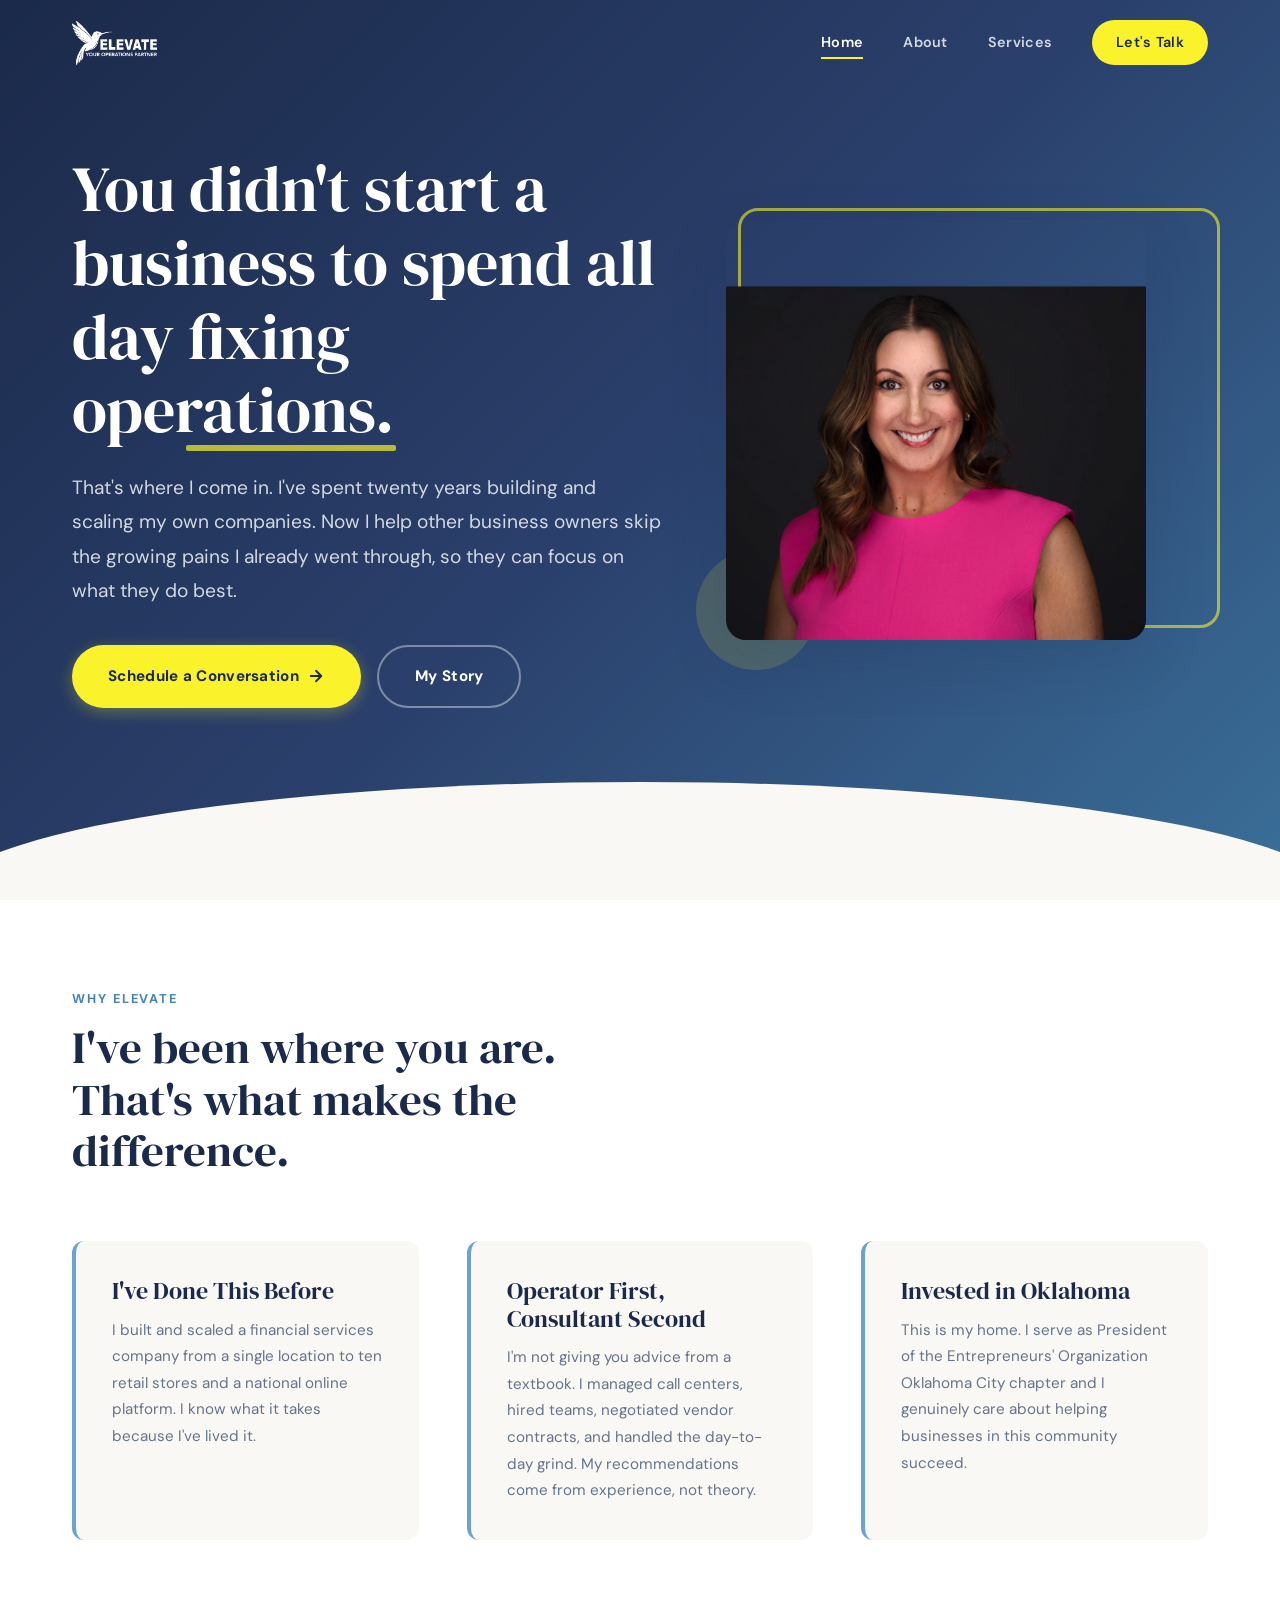
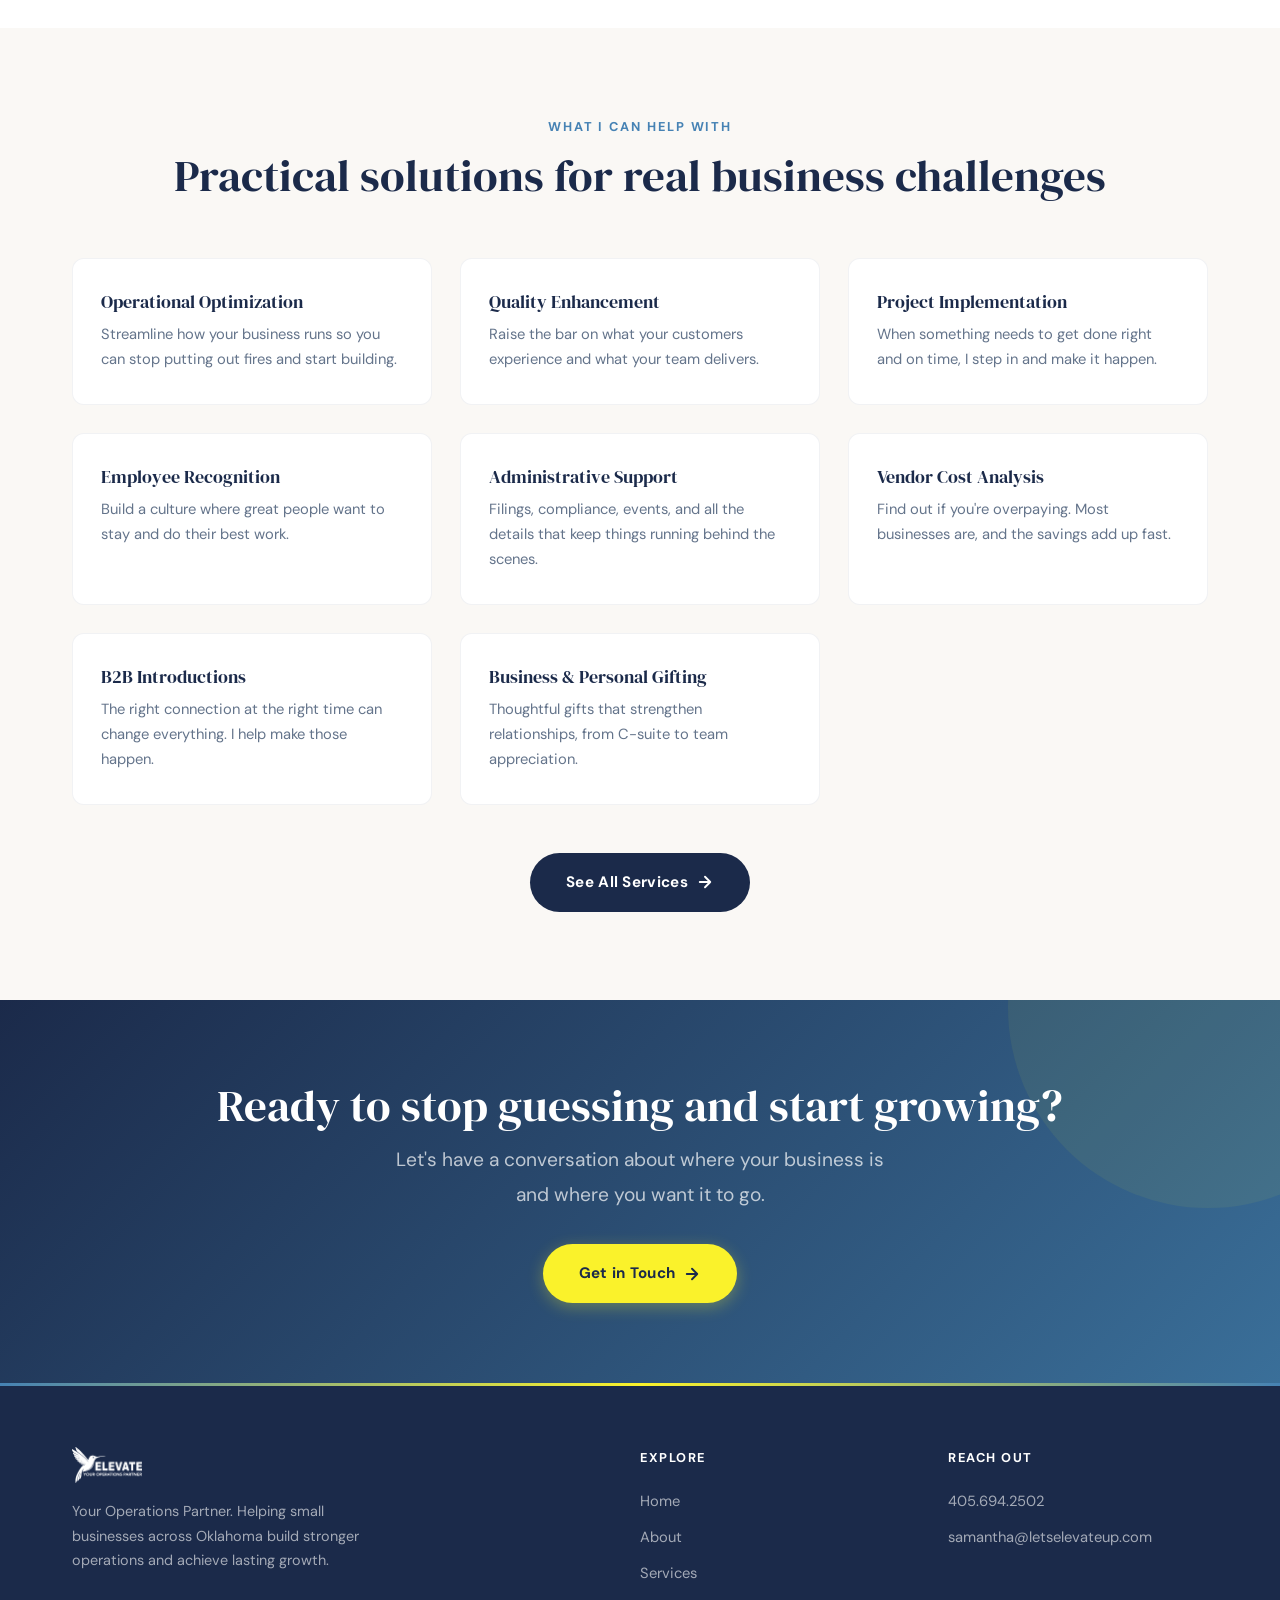
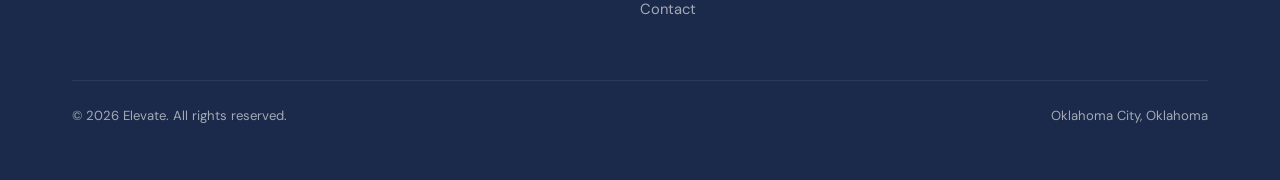
<file: index.html>
<!DOCTYPE html>
<html lang="en">
<head>
  <meta charset="UTF-8">
  <meta name="viewport" content="width=device-width, initial-scale=1.0">
  <title>Elevate | Business Consulting &amp; Operational Strategy in Oklahoma City</title>
  <meta name="description" content="Elevate helps small businesses strengthen operations, improve efficiency, and achieve sustainable growth. Founded by Samantha Bentson, a leader with 20+ years of hands-on experience building and scaling successful companies in Oklahoma.">
  <meta property="og:title" content="Elevate | Business Consulting &amp; Operational Strategy in Oklahoma City">
  <meta property="og:description" content="Elevate helps small businesses strengthen operations, improve efficiency, and achieve sustainable growth.">
  <meta property="og:image" content="assets/logo-full.jpg">
  <meta property="og:type" content="website">
  <link rel="canonical" href="https://letselevateup.com/">
  <link rel="stylesheet" href="css/styles.css">
</head>
<body>

  <!-- Navigation -->
  <nav class="nav">
    <div class="container nav__inner">
      <a href="index.html" class="nav__logo">
        <img src="assets/logo-white.png" alt="Elevate - Your Operations Partner" class="logo-white">
        <img src="assets/logo.png" alt="Elevate - Your Operations Partner" class="logo-color">
      </a>
      <button class="nav__toggle" aria-label="Toggle navigation">
        <span></span>
        <span></span>
        <span></span>
      </button>
      <div class="nav__links">
        <a href="index.html" class="active">Home</a>
        <a href="about.html">About</a>
        <a href="services.html">Services</a>
        <a href="contact.html" class="nav__cta">Let's Talk</a>
      </div>
    </div>
  </nav>

  <!-- Hero -->
  <section class="hero">
    <div class="container hero__inner">
      <div class="hero__content">
        <h1>You didn't start a business to spend all day <span class="highlight">fixing operations.</span></h1>
        <p class="lead">That's where I come in. I've spent twenty years building and scaling my own companies. Now I help other business owners skip the growing pains I already went through, so they can focus on what they do best.</p>
        <div class="hero__buttons">
          <a href="contact.html" class="btn btn--primary">
            Schedule a Conversation
            <svg viewBox="0 0 24 24" fill="none" stroke="currentColor" stroke-width="2.5" stroke-linecap="round" stroke-linejoin="round"><path d="M5 12h14M12 5l7 7-7 7"/></svg>
          </a>
          <a href="about.html" class="btn btn--outline">My Story</a>
        </div>
      </div>
      <div class="hero__image">
        <img src="assets/headshot.png" alt="Samantha Bentson, Founder of Elevate">
      </div>
    </div>
  </section>

  <!-- Why Elevate -->
  <section class="section why">
    <div class="container">
      <div class="why__header reveal">
        <span class="eyebrow">Why Elevate</span>
        <h2>I've been where you are. That's what makes the difference.</h2>
      </div>
      <div class="why__grid stagger">

        <div class="why-card reveal">

          <h3>I've Done This Before</h3>
          <p>I built and scaled a financial services company from a single location to ten retail stores and a national online platform. I know what it takes because I've lived it.</p>
        </div>

        <div class="why-card reveal">

          <h3>Operator First, Consultant Second</h3>
          <p>I'm not giving you advice from a textbook. I managed call centers, hired teams, negotiated vendor contracts, and handled the day-to-day grind. My recommendations come from experience, not theory.</p>
        </div>

        <div class="why-card reveal">

          <h3>Invested in Oklahoma</h3>
          <p>This is my home. I serve as President of the Entrepreneurs' Organization Oklahoma City chapter and I genuinely care about helping businesses in this community succeed.</p>
        </div>

      </div>
    </div>
  </section>

  <!-- Services Overview -->
  <section class="section services-overview" style="background: var(--cream);">
    <div class="container">
      <div style="text-align: center; margin-bottom: 56px;" class="reveal">
        <span class="eyebrow">What I Can Help With</span>
        <h2>Practical solutions for real business challenges</h2>
      </div>
      <div class="services-grid stagger">

        <div class="service-card reveal">          <h3>Operational Optimization</h3>
          <p>Streamline how your business runs so you can stop putting out fires and start building.</p>
        </div>

        <div class="service-card reveal">          <h3>Quality Enhancement</h3>
          <p>Raise the bar on what your customers experience and what your team delivers.</p>
        </div>

        <div class="service-card reveal">          <h3>Project Implementation</h3>
          <p>When something needs to get done right and on time, I step in and make it happen.</p>
        </div>

        <div class="service-card reveal">          <h3>Employee Recognition</h3>
          <p>Build a culture where great people want to stay and do their best work.</p>
        </div>

        <div class="service-card reveal">          <h3>Administrative Support</h3>
          <p>Filings, compliance, events, and all the details that keep things running behind the scenes.</p>
        </div>

        <div class="service-card reveal">          <h3>Vendor Cost Analysis</h3>
          <p>Find out if you're overpaying. Most businesses are, and the savings add up fast.</p>
        </div>

        <div class="service-card reveal">          <h3>B2B Introductions</h3>
          <p>The right connection at the right time can change everything. I help make those happen.</p>
        </div>

        <div class="service-card reveal">          <h3>Business &amp; Personal Gifting</h3>
          <p>Thoughtful gifts that strengthen relationships, from C-suite to team appreciation.</p>
        </div>

      </div>
      <div style="text-align: center; margin-top: 48px;" class="reveal">
        <a href="services.html" class="btn btn--dark">
          See All Services
          <svg viewBox="0 0 24 24" fill="none" stroke="currentColor" stroke-width="2.5" stroke-linecap="round" stroke-linejoin="round"><path d="M5 12h14M12 5l7 7-7 7"/></svg>
        </a>
      </div>
    </div>
  </section>

  <!-- CTA Banner -->
  <section class="cta-banner">
    <div class="container reveal">
      <h2>Ready to stop guessing and start growing?</h2>
      <p class="lead">Let's have a conversation about where your business is and where you want it to go.</p>
      <a href="contact.html" class="btn btn--primary">
        Get in Touch
        <svg viewBox="0 0 24 24" fill="none" stroke="currentColor" stroke-width="2.5" stroke-linecap="round" stroke-linejoin="round"><path d="M5 12h14M12 5l7 7-7 7"/></svg>
      </a>
    </div>
  </section>

  <!-- Footer -->
  <footer class="footer">
    <div class="container">
      <div class="footer__inner">
        <div class="footer__brand">
          <img src="assets/logo-white.png" alt="Elevate">
          <p>Your Operations Partner. Helping small businesses across Oklahoma build stronger operations and achieve lasting growth.</p>
        </div>
        <div class="footer__links">
          <h4>Explore</h4>
          <a href="index.html">Home</a>
          <a href="about.html">About</a>
          <a href="services.html">Services</a>
          <a href="contact.html">Contact</a>
        </div>
        <div class="footer__contact">
          <h4>Reach Out</h4>
          <a href="tel:4056942502">405.694.2502</a>
          <a href="mailto:samantha@letselevateup.com">samantha@letselevateup.com</a>
        </div>
      </div>
      <div class="footer__bottom">
        <p>&copy; 2026 Elevate. All rights reserved.</p>
        <p>Oklahoma City, Oklahoma</p>
      </div>
    </div>
  </footer>

  <script src="js/main.js"></script>
</body>
</html>
</file>
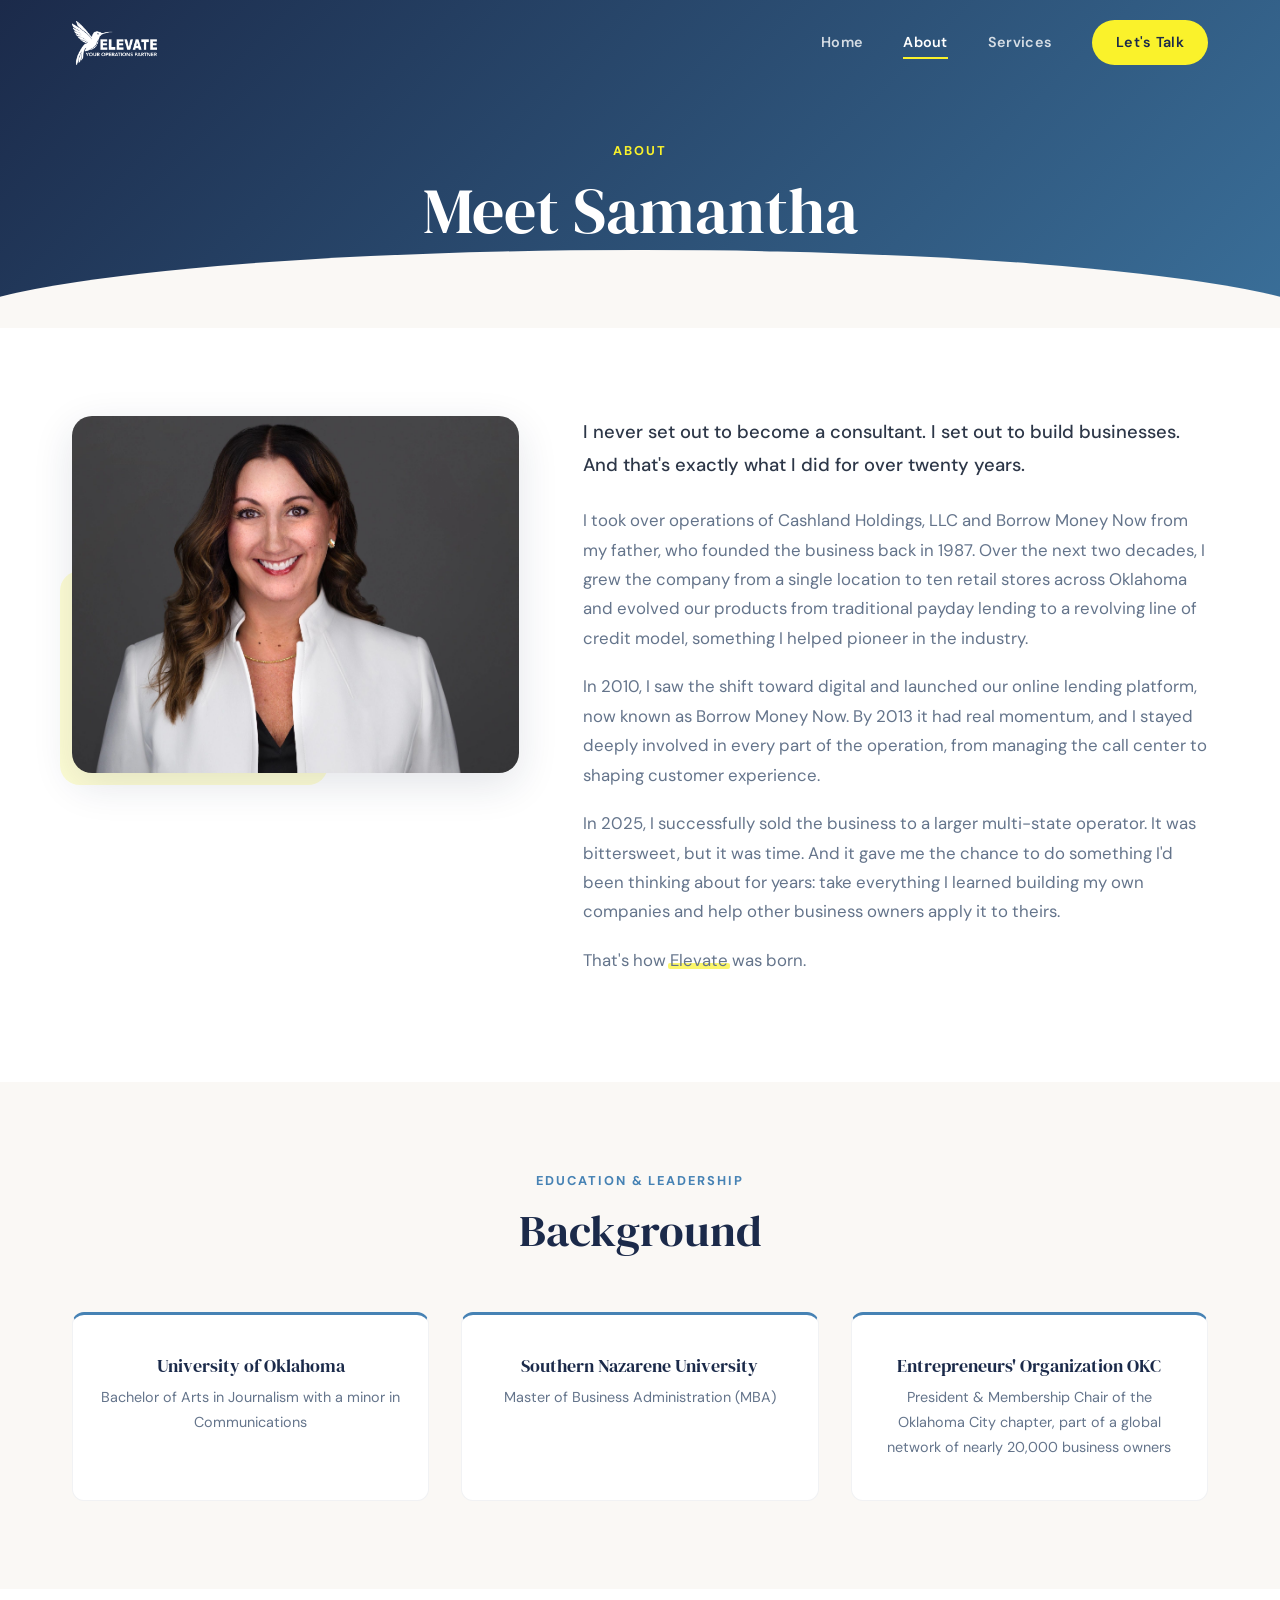
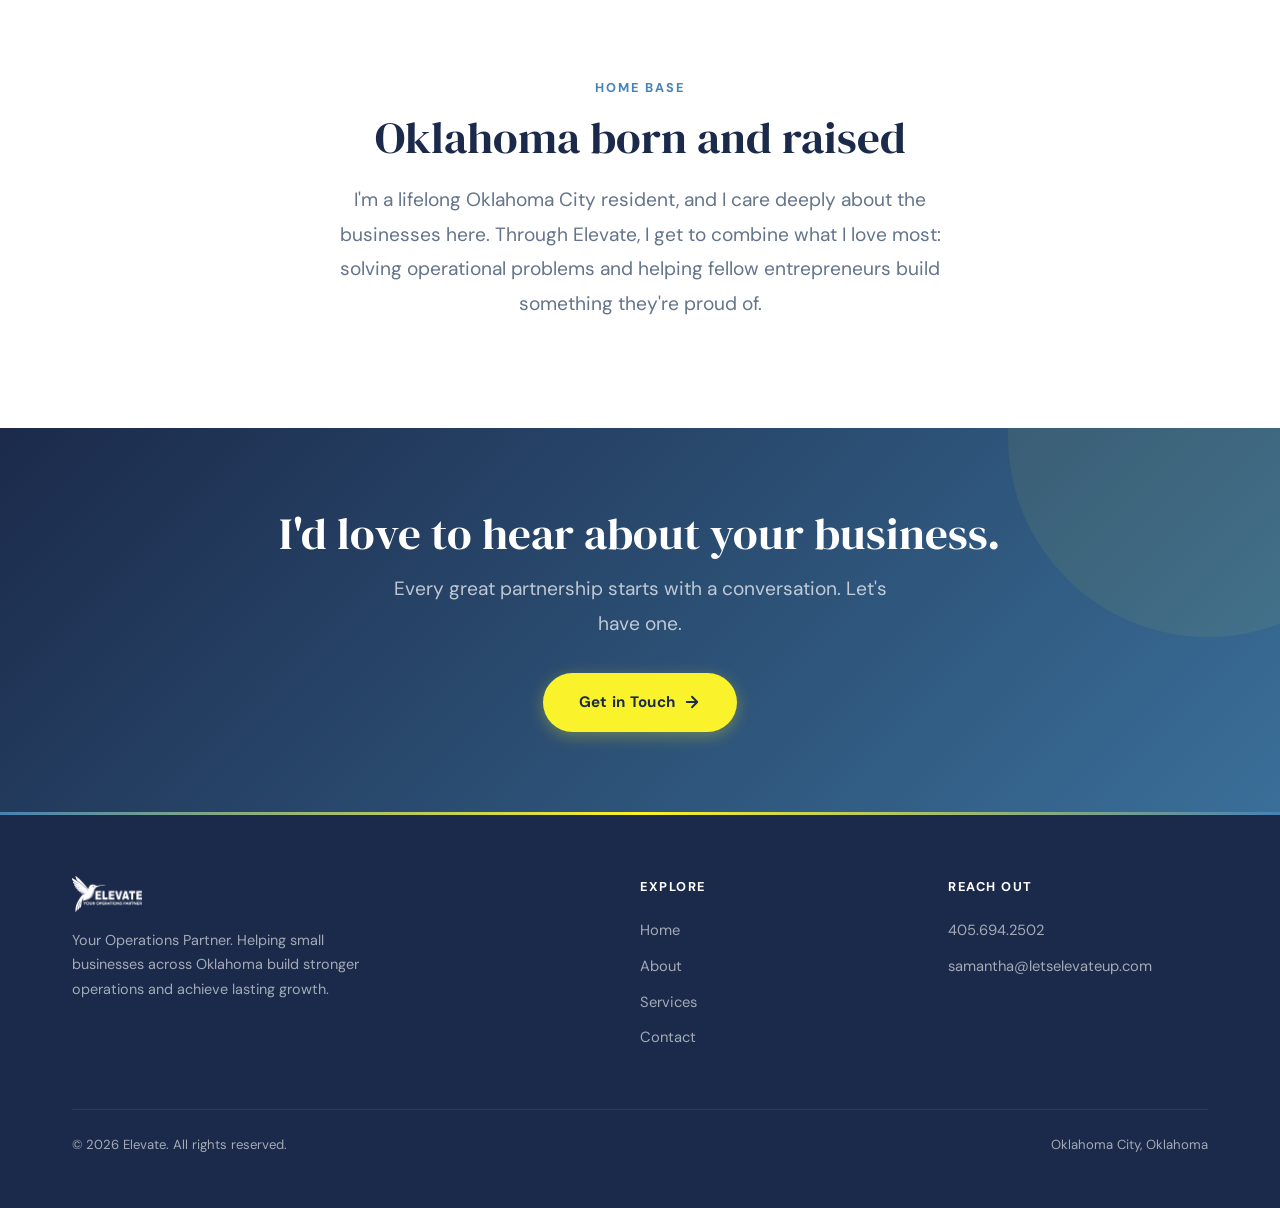
<file: about.html>
<!DOCTYPE html>
<html lang="en">
<head>
  <meta charset="UTF-8">
  <meta name="viewport" content="width=device-width, initial-scale=1.0">
  <title>About Samantha Bentson | Elevate Business Consulting</title>
  <meta name="description" content="Samantha Bentson built and scaled companies for over 20 years before founding Elevate to help other Oklahoma business owners do the same.">
  <meta property="og:title" content="About Samantha Bentson | Elevate">
  <meta property="og:description" content="20+ years of hands-on experience building and scaling businesses in Oklahoma. Now helping other business owners grow.">
  <meta property="og:image" content="assets/headshot.png">
  <meta property="og:type" content="website">
  <link rel="canonical" href="https://letselevateup.com/about">
  <link rel="stylesheet" href="css/styles.css">
</head>
<body>

  <!-- Navigation -->
  <nav class="nav">
    <div class="container nav__inner">
      <a href="index.html" class="nav__logo">
        <img src="assets/logo-white.png" alt="Elevate - Your Operations Partner" class="logo-white">
        <img src="assets/logo.png" alt="Elevate - Your Operations Partner" class="logo-color">
      </a>
      <button class="nav__toggle" aria-label="Toggle navigation">
        <span></span><span></span><span></span>
      </button>
      <div class="nav__links">
        <a href="index.html">Home</a>
        <a href="about.html" class="active">About</a>
        <a href="services.html">Services</a>
        <a href="contact.html" class="nav__cta">Let's Talk</a>
      </div>
    </div>
  </nav>

  <!-- Page Header -->
  <section class="page-header">
    <div class="container">
      <span class="eyebrow">About</span>
      <h1>Meet Samantha</h1>
    </div>
  </section>

  <!-- Bio Section -->
  <section class="section" style="background: var(--white);">
    <div class="container about-bio">
      <div class="about-bio__image reveal-left">
        <img src="assets/headshot-2.jpg" alt="Samantha Bentson, Founder and CEO of Elevate">
      </div>
      <div class="about-bio__text reveal-right">
        <p class="lead">I never set out to become a consultant. I set out to build businesses. And that's exactly what I did for over twenty years.</p>
        <p>I took over operations of Cashland Holdings, LLC and Borrow Money Now from my father, who founded the business back in 1987. Over the next two decades, I grew the company from a single location to ten retail stores across Oklahoma and evolved our products from traditional payday lending to a revolving line of credit model, something I helped pioneer in the industry.</p>
        <p>In 2010, I saw the shift toward digital and launched our online lending platform, now known as Borrow Money Now. By 2013 it had real momentum, and I stayed deeply involved in every part of the operation, from managing the call center to shaping customer experience.</p>
        <p>In 2025, I successfully sold the business to a larger multi-state operator. It was bittersweet, but it was time. And it gave me the chance to do something I'd been thinking about for years: take everything I learned building my own companies and help other business owners apply it to theirs.</p>
        <p>That's how <span class="highlight">Elevate</span> was born.</p>
      </div>
    </div>
  </section>

  <!-- Credentials -->
  <section class="section">
    <div class="container">
      <div style="text-align: center; margin-bottom: 56px;" class="reveal">
        <span class="eyebrow">Education &amp; Leadership</span>
        <h2>Background</h2>
      </div>
      <div class="credentials stagger">

        <div class="credential-card reveal">
          <h3>University of Oklahoma</h3>
          <p>Bachelor of Arts in Journalism with a minor in Communications</p>
        </div>

        <div class="credential-card reveal">
          <h3>Southern Nazarene University</h3>
          <p>Master of Business Administration (MBA)</p>
        </div>

        <div class="credential-card reveal">
          <h3>Entrepreneurs' Organization OKC</h3>
          <p>President &amp; Membership Chair of the Oklahoma City chapter, part of a global network of nearly 20,000 business owners</p>
        </div>

      </div>
    </div>
  </section>

  <!-- Personal Touch -->
  <section class="section" style="background: var(--white);">
    <div class="container reveal" style="max-width: 700px; text-align: center;">
      <span class="eyebrow">Home Base</span>
      <h2>Oklahoma born and raised</h2>
      <p class="lead" style="margin-top: 20px;">I'm a lifelong Oklahoma City resident, and I care deeply about the businesses here. Through Elevate, I get to combine what I love most: solving operational problems and helping fellow entrepreneurs build something they're proud of.</p>
    </div>
  </section>

  <!-- CTA Banner -->
  <section class="cta-banner">
    <div class="container reveal">
      <h2>I'd love to hear about your business.</h2>
      <p class="lead">Every great partnership starts with a conversation. Let's have one.</p>
      <a href="contact.html" class="btn btn--primary">
        Get in Touch
        <svg viewBox="0 0 24 24" fill="none" stroke="currentColor" stroke-width="2.5" stroke-linecap="round" stroke-linejoin="round"><path d="M5 12h14M12 5l7 7-7 7"/></svg>
      </a>
    </div>
  </section>

  <!-- Footer -->
  <footer class="footer">
    <div class="container">
      <div class="footer__inner">
        <div class="footer__brand">
          <img src="assets/logo-white.png" alt="Elevate">
          <p>Your Operations Partner. Helping small businesses across Oklahoma build stronger operations and achieve lasting growth.</p>
        </div>
        <div class="footer__links">
          <h4>Explore</h4>
          <a href="index.html">Home</a>
          <a href="about.html">About</a>
          <a href="services.html">Services</a>
          <a href="contact.html">Contact</a>
        </div>
        <div class="footer__contact">
          <h4>Reach Out</h4>
          <a href="tel:4056942502">405.694.2502</a>
          <a href="mailto:samantha@letselevateup.com">samantha@letselevateup.com</a>
        </div>
      </div>
      <div class="footer__bottom">
        <p>&copy; 2026 Elevate. All rights reserved.</p>
        <p>Oklahoma City, Oklahoma</p>
      </div>
    </div>
  </footer>

  <script src="js/main.js"></script>
</body>
</html>
</file>
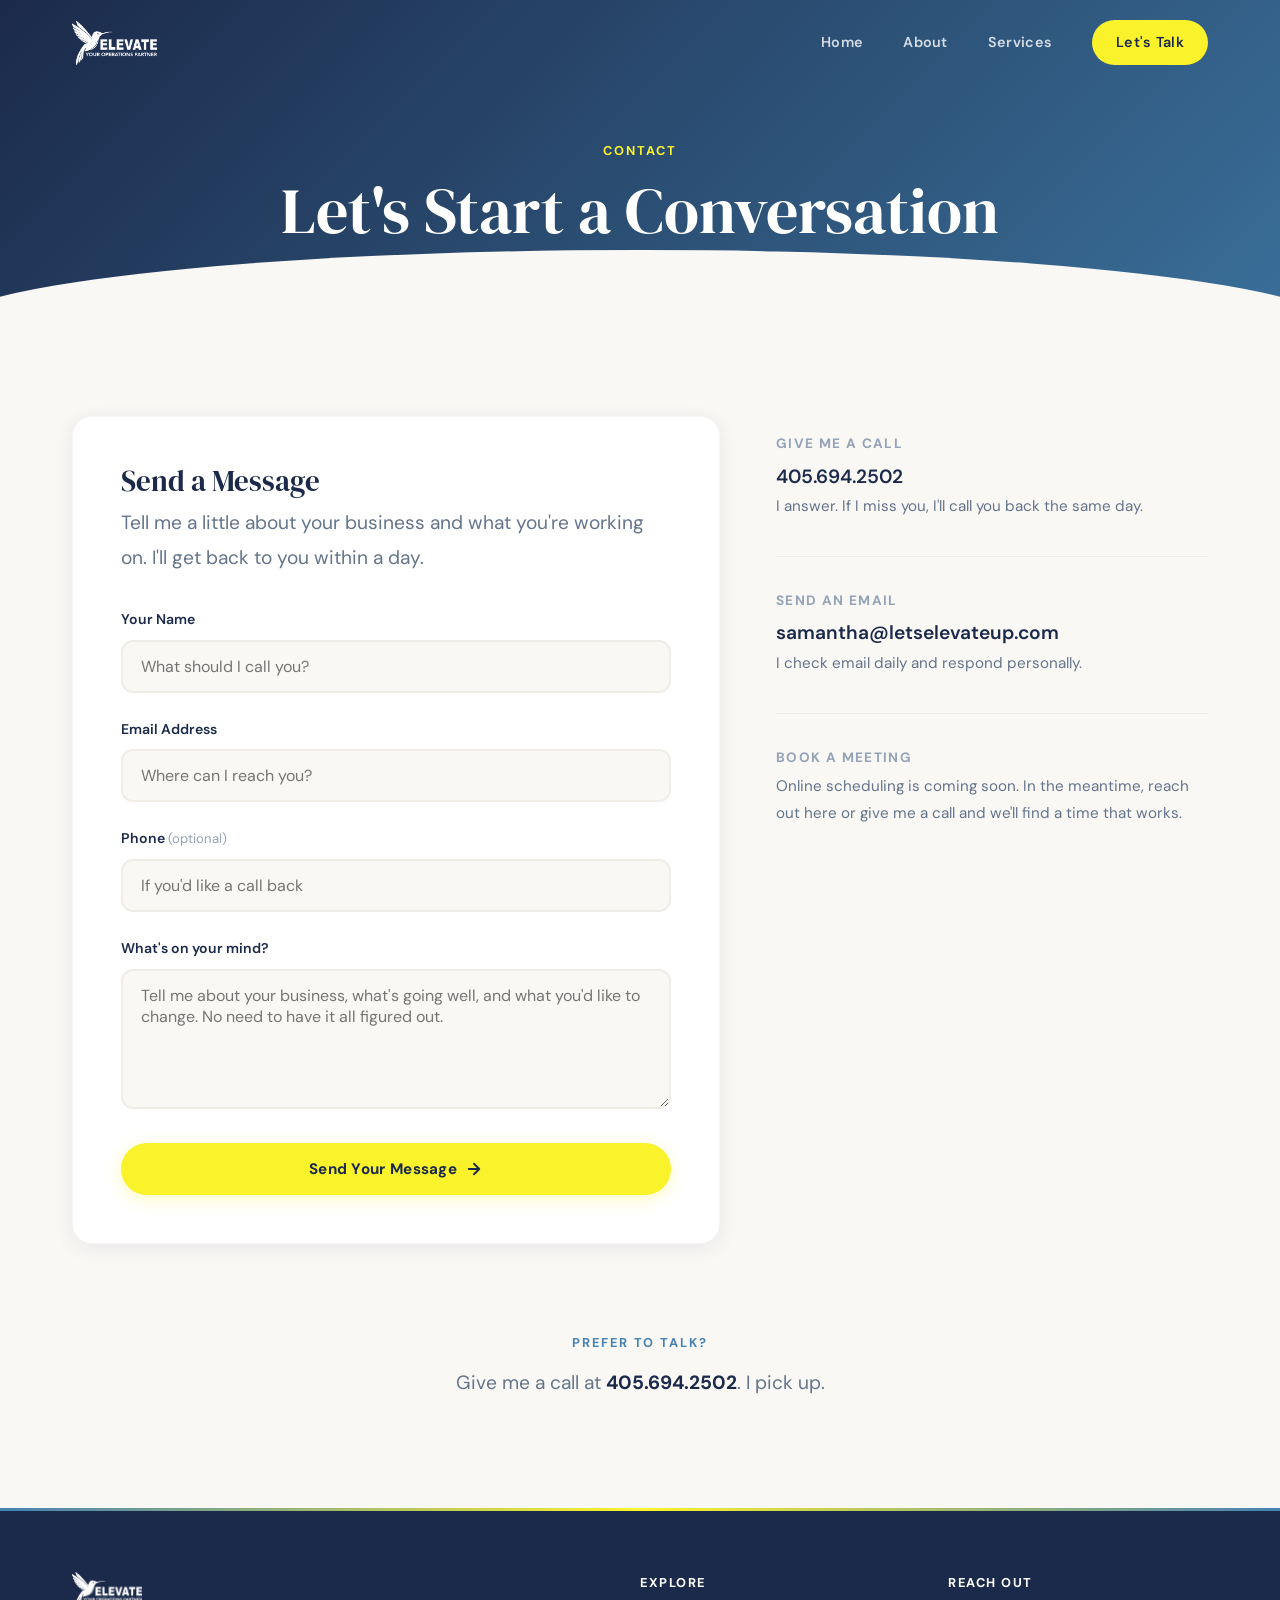
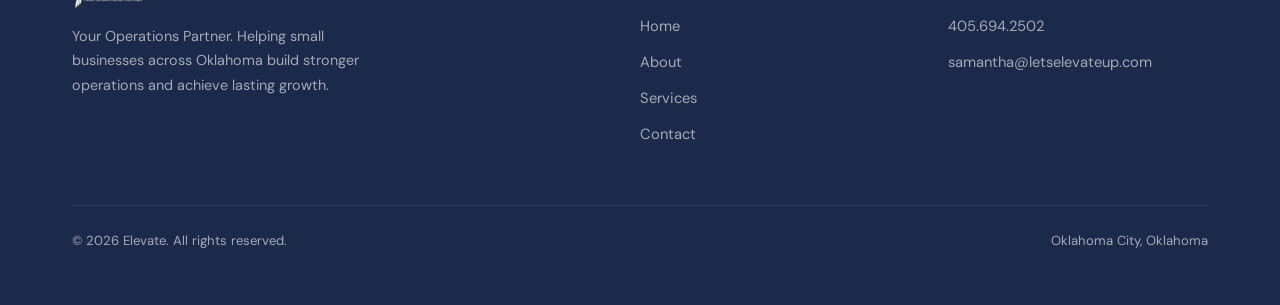
<file: contact.html>
<!DOCTYPE html>
<html lang="en">
<head>
  <meta charset="UTF-8">
  <meta name="viewport" content="width=device-width, initial-scale=1.0">
  <title>Let's Talk | Elevate Business Consulting - Oklahoma City</title>
  <meta name="description" content="Reach out to Samantha Bentson at Elevate. Whether you prefer a quick call or a message, I'd love to hear about your business. Call 405.694.2502 or send a note below.">
  <meta property="og:title" content="Let's Talk | Elevate">
  <meta property="og:description" content="Ready to get started? Reach out to Samantha Bentson at Elevate for a conversation about your business.">
  <meta property="og:image" content="assets/logo-full.jpg">
  <meta property="og:type" content="website">
  <link rel="canonical" href="https://letselevateup.com/contact">
  <link rel="stylesheet" href="css/styles.css">
</head>
<body>

  <!-- Navigation -->
  <nav class="nav">
    <div class="container nav__inner">
      <a href="index.html" class="nav__logo">
        <img src="assets/logo-white.png" alt="Elevate - Your Operations Partner" class="logo-white">
        <img src="assets/logo.png" alt="Elevate - Your Operations Partner" class="logo-color">
      </a>
      <button class="nav__toggle" aria-label="Toggle navigation">
        <span></span>
        <span></span>
        <span></span>
      </button>
      <div class="nav__links">
        <a href="index.html">Home</a>
        <a href="about.html">About</a>
        <a href="services.html">Services</a>
        <a href="contact.html" class="nav__cta active">Let's Talk</a>
      </div>
    </div>
  </nav>

  <!-- Page Header -->
  <section class="page-header">
    <div class="container">
      <span class="eyebrow">Contact</span>
      <h1>Let's Start a Conversation</h1>
    </div>
  </section>

  <!-- Contact Grid -->
  <section class="section">
    <div class="container contact-grid">

      <!-- Form -->
      <div class="contact-form reveal-left">
        <h2>Send a Message</h2>
        <p class="lead">Tell me a little about your business and what you're working on. I'll get back to you within a day.</p>
        <form>
          <div class="form-group">
            <label for="name">Your Name</label>
            <input type="text" id="name" name="name" required placeholder="What should I call you?">
          </div>
          <div class="form-group">
            <label for="email">Email Address</label>
            <input type="email" id="email" name="email" required placeholder="Where can I reach you?">
          </div>
          <div class="form-group">
            <label for="phone">Phone <span class="optional">(optional)</span></label>
            <input type="tel" id="phone" name="phone" placeholder="If you'd like a call back">
          </div>
          <div class="form-group">
            <label for="message">What's on your mind?</label>
            <textarea id="message" name="message" required placeholder="Tell me about your business, what's going well, and what you'd like to change. No need to have it all figured out."></textarea>
          </div>
          <button type="submit" class="btn btn--primary" style="width: 100%; justify-content: center;">
            Send Your Message
            <svg viewBox="0 0 24 24" fill="none" stroke="currentColor" stroke-width="2.5" stroke-linecap="round" stroke-linejoin="round"><path d="M5 12h14M12 5l7 7-7 7"/></svg>
          </button>
        </form>
      </div>

      <!-- Contact Info -->
      <div class="contact-info reveal-right">

        <div class="contact-info__item">
          <h3>Give Me a Call</h3>
          <a href="tel:4056942502">405.694.2502</a>
          <p>I answer. If I miss you, I'll call you back the same day.</p>
        </div>

        <div class="contact-info__item">
          <h3>Send an Email</h3>
          <a href="mailto:samantha@letselevateup.com">samantha@letselevateup.com</a>
          <p>I check email daily and respond personally.</p>
        </div>

        <div class="contact-info__item">
          <h3>Book a Meeting</h3>
          <p>Online scheduling is coming soon. In the meantime, reach out here or give me a call and we'll find a time that works.</p>
        </div>

      </div>

    </div>
  </section>

  <!-- Closing Section -->
  <section class="section" style="padding-top: 0;">
    <div class="container reveal">
      <div style="text-align: center; max-width: 560px; margin: 0 auto;">
        <span class="eyebrow">Prefer to Talk?</span>
        <p class="lead">Give me a call at <a href="tel:4056942502" style="color: var(--navy); font-weight: 700;">405.694.2502</a>. I pick up.</p>
      </div>
    </div>
  </section>

  <!-- Footer -->
  <footer class="footer">
    <div class="container">
      <div class="footer__inner">
        <div class="footer__brand">
          <img src="assets/logo-white.png" alt="Elevate">
          <p>Your Operations Partner. Helping small businesses across Oklahoma build stronger operations and achieve lasting growth.</p>
        </div>
        <div class="footer__links">
          <h4>Explore</h4>
          <a href="index.html">Home</a>
          <a href="about.html">About</a>
          <a href="services.html">Services</a>
          <a href="contact.html">Contact</a>
        </div>
        <div class="footer__contact">
          <h4>Reach Out</h4>
          <a href="tel:4056942502">405.694.2502</a>
          <a href="mailto:samantha@letselevateup.com">samantha@letselevateup.com</a>
        </div>
      </div>
      <div class="footer__bottom">
        <p>&copy; 2026 Elevate. All rights reserved.</p>
        <p>Oklahoma City, Oklahoma</p>
      </div>
    </div>
  </footer>

  <script src="js/main.js"></script>
</body>
</html>
</file>
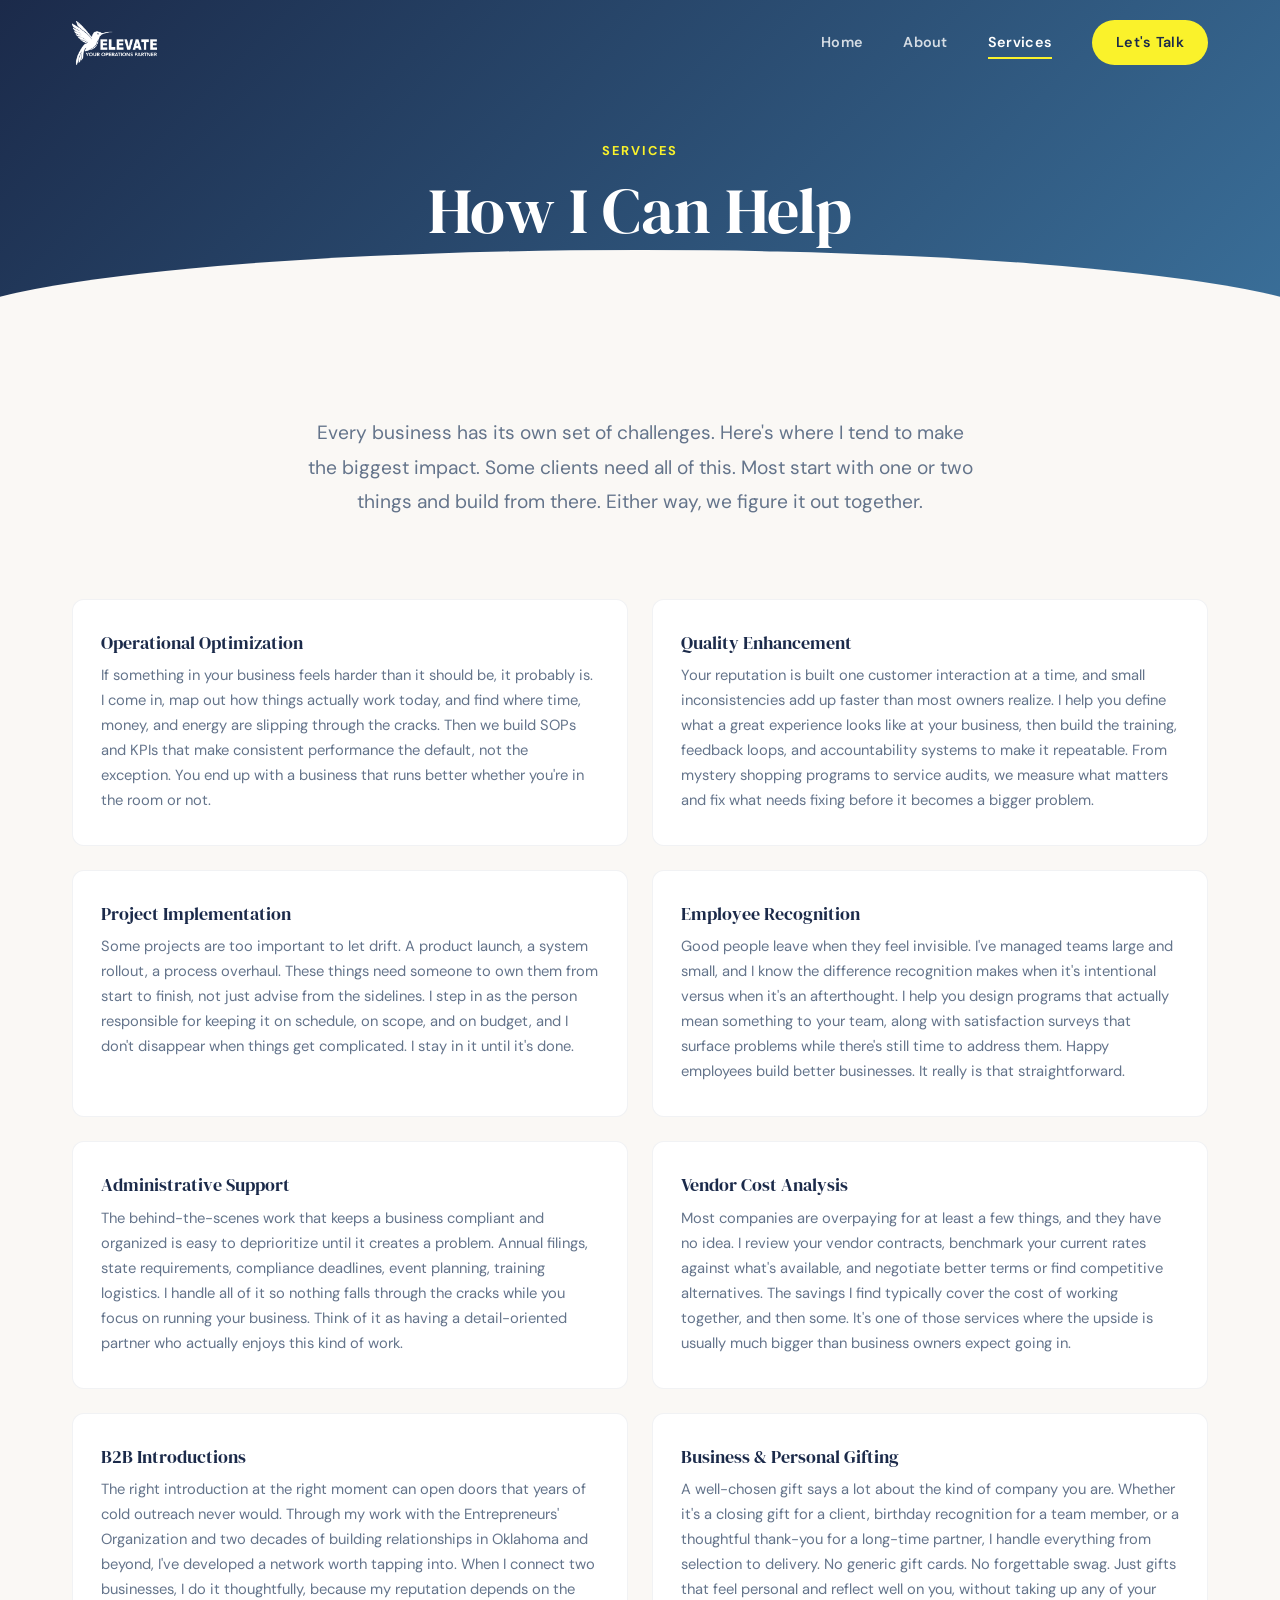
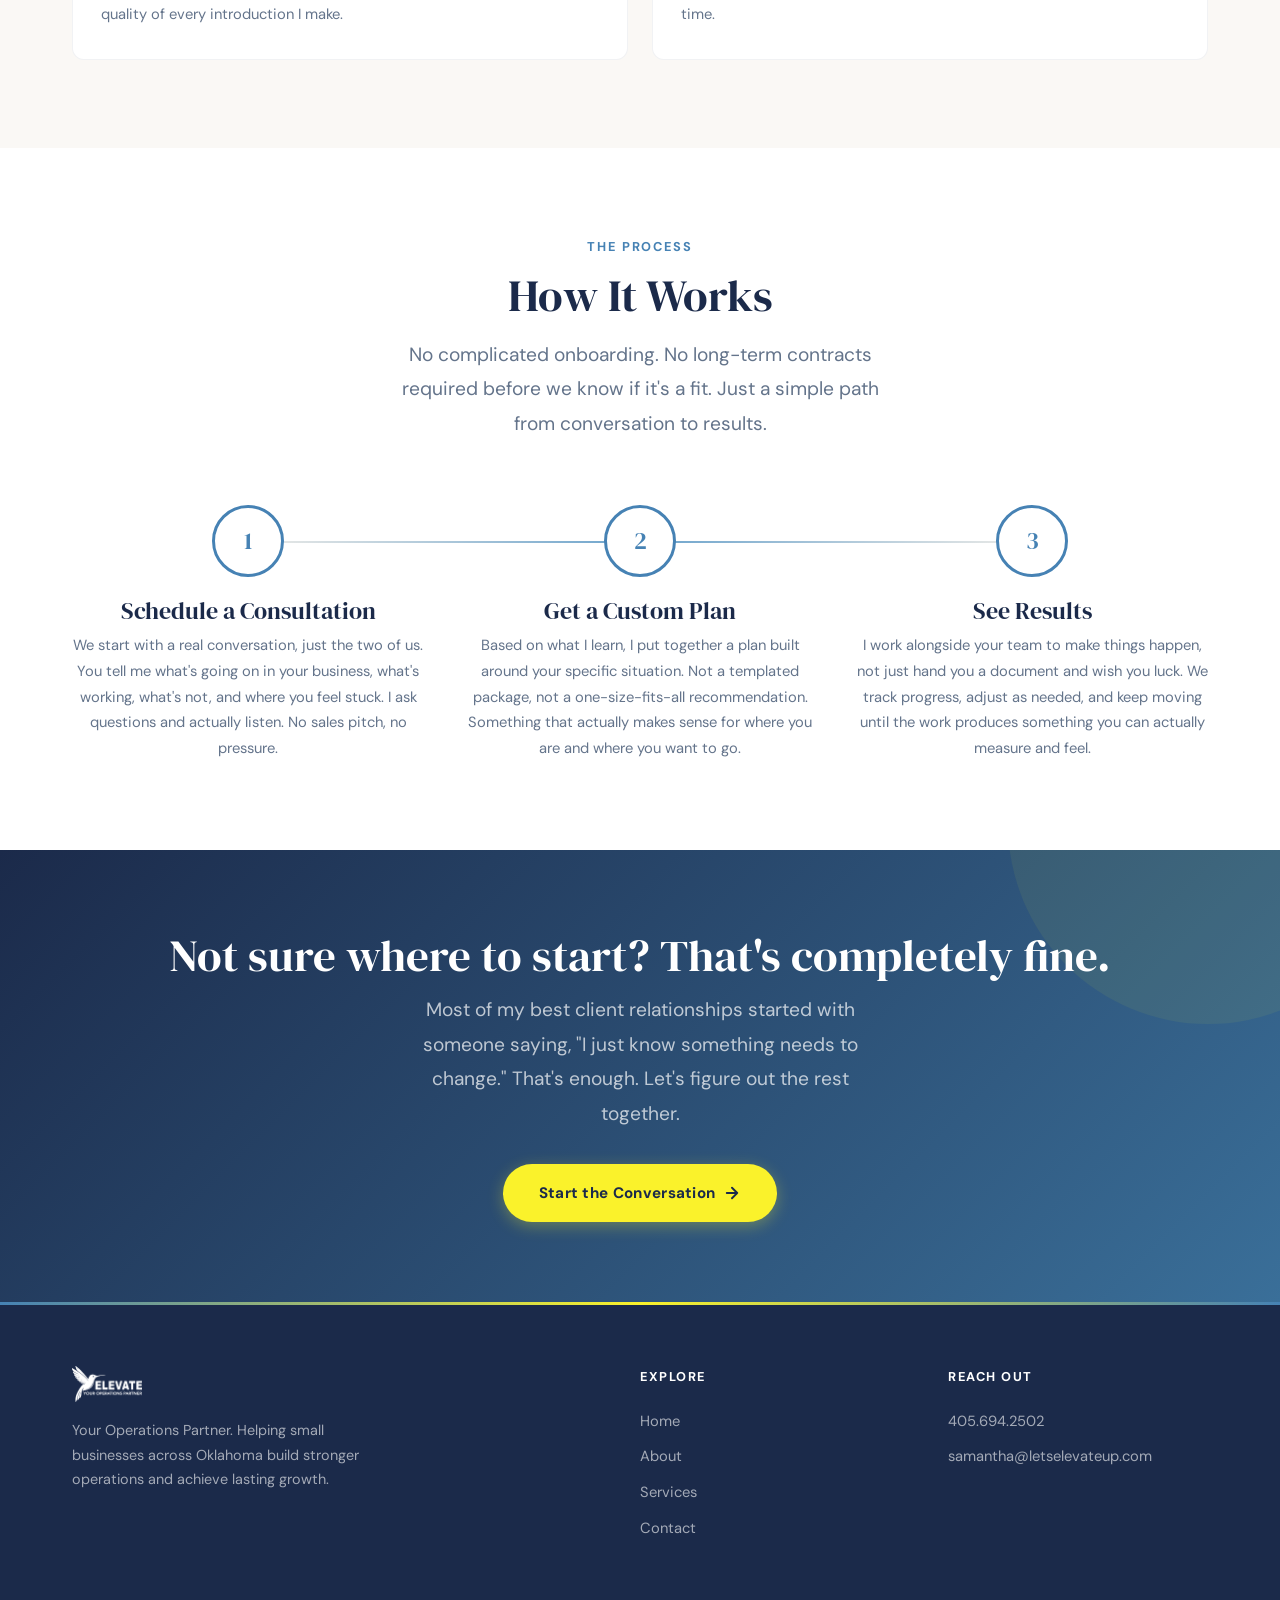
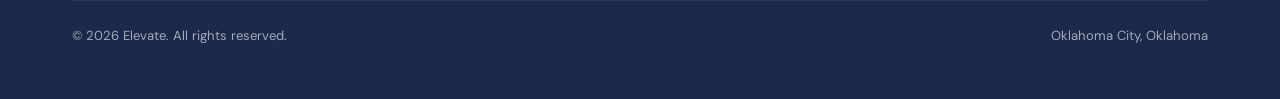
<file: services.html>
<!DOCTYPE html>
<html lang="en">
<head>
  <meta charset="UTF-8">
  <meta name="viewport" content="width=device-width, initial-scale=1.0">
  <title>Services | Elevate - Your Operations Partner in Oklahoma City</title>
  <meta name="description" content="From operational optimization to vendor cost analysis, B2B introductions to employee recognition, Elevate offers practical consulting services for small businesses ready to grow.">
  <meta property="og:title" content="Services | Elevate - Your Operations Partner">
  <meta property="og:description" content="Eight practical services designed to fix what's holding your business back and build the foundation for what's next.">
  <meta property="og:image" content="assets/logo-full.jpg">
  <meta property="og:type" content="website">
  <meta property="og:url" content="https://letselevateup.com/services">
  <link rel="canonical" href="https://letselevateup.com/services">
  <link rel="stylesheet" href="css/styles.css">
</head>
<body>

  <!-- Navigation -->
  <nav class="nav">
    <div class="container nav__inner">
      <a href="index.html" class="nav__logo">
        <img src="assets/logo-white.png" alt="Elevate - Your Operations Partner" class="logo-white">
        <img src="assets/logo.png" alt="Elevate - Your Operations Partner" class="logo-color">
      </a>
      <button class="nav__toggle" aria-label="Toggle navigation">
        <span></span><span></span><span></span>
      </button>
      <div class="nav__links">
        <a href="index.html">Home</a>
        <a href="about.html">About</a>
        <a href="services.html" class="active">Services</a>
        <a href="contact.html" class="nav__cta">Let's Talk</a>
      </div>
    </div>
  </nav>

  <!-- Page Header -->
  <section class="page-header">
    <div class="container">
      <span class="eyebrow">Services</span>
      <h1>How I Can Help</h1>
    </div>
  </section>

  <!-- Intro -->
  <section class="section" style="padding-bottom: 40px;">
    <div class="container reveal" style="max-width: 740px; text-align: center; margin-left: auto; margin-right: auto;">
      <p class="lead">Every business has its own set of challenges. Here's where I tend to make the biggest impact. Some clients need all of this. Most start with one or two things and build from there. Either way, we figure it out together.</p>
    </div>
  </section>

  <!-- Services Detail Grid -->
  <section class="section" style="background: var(--cream); padding-top: 20px;">
    <div class="container">
      <div class="services-grid stagger">

        <div class="service-card reveal">
          <div>
            <h3>Operational Optimization</h3>
            <p>If something in your business feels harder than it should be, it probably is. I come in, map out how things actually work today, and find where time, money, and energy are slipping through the cracks. Then we build SOPs and KPIs that make consistent performance the default, not the exception. You end up with a business that runs better whether you're in the room or not.</p>
          </div>
        </div>

        <div class="service-card reveal">
          <div>
            <h3>Quality Enhancement</h3>
            <p>Your reputation is built one customer interaction at a time, and small inconsistencies add up faster than most owners realize. I help you define what a great experience looks like at your business, then build the training, feedback loops, and accountability systems to make it repeatable. From mystery shopping programs to service audits, we measure what matters and fix what needs fixing before it becomes a bigger problem.</p>
          </div>
        </div>

        <div class="service-card reveal">
          <div>
            <h3>Project Implementation</h3>
            <p>Some projects are too important to let drift. A product launch, a system rollout, a process overhaul. These things need someone to own them from start to finish, not just advise from the sidelines. I step in as the person responsible for keeping it on schedule, on scope, and on budget, and I don't disappear when things get complicated. I stay in it until it's done.</p>
          </div>
        </div>

        <div class="service-card reveal">
          <div>
            <h3>Employee Recognition</h3>
            <p>Good people leave when they feel invisible. I've managed teams large and small, and I know the difference recognition makes when it's intentional versus when it's an afterthought. I help you design programs that actually mean something to your team, along with satisfaction surveys that surface problems while there's still time to address them. Happy employees build better businesses. It really is that straightforward.</p>
          </div>
        </div>

        <div class="service-card reveal">
          <div>
            <h3>Administrative Support</h3>
            <p>The behind-the-scenes work that keeps a business compliant and organized is easy to deprioritize until it creates a problem. Annual filings, state requirements, compliance deadlines, event planning, training logistics. I handle all of it so nothing falls through the cracks while you focus on running your business. Think of it as having a detail-oriented partner who actually enjoys this kind of work.</p>
          </div>
        </div>

        <div class="service-card reveal">
          <div>
            <h3>Vendor Cost Analysis</h3>
            <p>Most companies are overpaying for at least a few things, and they have no idea. I review your vendor contracts, benchmark your current rates against what's available, and negotiate better terms or find competitive alternatives. The savings I find typically cover the cost of working together, and then some. It's one of those services where the upside is usually much bigger than business owners expect going in.</p>
          </div>
        </div>

        <div class="service-card reveal">
          <div>
            <h3>B2B Introductions</h3>
            <p>The right introduction at the right moment can open doors that years of cold outreach never would. Through my work with the Entrepreneurs' Organization and two decades of building relationships in Oklahoma and beyond, I've developed a network worth tapping into. When I connect two businesses, I do it thoughtfully, because my reputation depends on the quality of every introduction I make.</p>
          </div>
        </div>

        <div class="service-card reveal">
          <div>
            <h3>Business &amp; Personal Gifting</h3>
            <p>A well-chosen gift says a lot about the kind of company you are. Whether it's a closing gift for a client, birthday recognition for a team member, or a thoughtful thank-you for a long-time partner, I handle everything from selection to delivery. No generic gift cards. No forgettable swag. Just gifts that feel personal and reflect well on you, without taking up any of your time.</p>
          </div>
        </div>

      </div>
    </div>
  </section>

  <!-- How It Works -->
  <section class="section" style="background: var(--white);">
    <div class="container">
      <div style="text-align: center; margin-bottom: 64px;" class="reveal">
        <span class="eyebrow">The Process</span>
        <h2>How It Works</h2>
        <p class="lead" style="max-width: 520px; margin: 16px auto 0;">No complicated onboarding. No long-term contracts required before we know if it's a fit. Just a simple path from conversation to results.</p>
      </div>
      <div class="steps stagger">

        <div class="step reveal">
          <div class="step__number">1</div>
          <h3>Schedule a Consultation</h3>
          <p>We start with a real conversation, just the two of us. You tell me what's going on in your business, what's working, what's not, and where you feel stuck. I ask questions and actually listen. No sales pitch, no pressure.</p>
        </div>

        <div class="step reveal">
          <div class="step__number">2</div>
          <h3>Get a Custom Plan</h3>
          <p>Based on what I learn, I put together a plan built around your specific situation. Not a templated package, not a one-size-fits-all recommendation. Something that actually makes sense for where you are and where you want to go.</p>
        </div>

        <div class="step reveal">
          <div class="step__number">3</div>
          <h3>See Results</h3>
          <p>I work alongside your team to make things happen, not just hand you a document and wish you luck. We track progress, adjust as needed, and keep moving until the work produces something you can actually measure and feel.</p>
        </div>

      </div>
    </div>
  </section>

  <!-- CTA Banner -->
  <section class="cta-banner">
    <div class="container reveal">
      <h2>Not sure where to start? That's completely fine.</h2>
      <p class="lead">Most of my best client relationships started with someone saying, "I just know something needs to change." That's enough. Let's figure out the rest together.</p>
      <a href="contact.html" class="btn btn--primary">
        Start the Conversation
        <svg viewBox="0 0 24 24" fill="none" stroke="currentColor" stroke-width="2.5" stroke-linecap="round" stroke-linejoin="round"><path d="M5 12h14M12 5l7 7-7 7"/></svg>
      </a>
    </div>
  </section>

  <!-- Footer -->
  <footer class="footer">
    <div class="container">
      <div class="footer__inner">
        <div class="footer__brand">
          <img src="assets/logo-white.png" alt="Elevate">
          <p>Your Operations Partner. Helping small businesses across Oklahoma build stronger operations and achieve lasting growth.</p>
        </div>
        <div class="footer__links">
          <h4>Explore</h4>
          <a href="index.html">Home</a>
          <a href="about.html">About</a>
          <a href="services.html">Services</a>
          <a href="contact.html">Contact</a>
        </div>
        <div class="footer__contact">
          <h4>Reach Out</h4>
          <a href="tel:4056942502">405.694.2502</a>
          <a href="mailto:samantha@letselevateup.com">samantha@letselevateup.com</a>
        </div>
      </div>
      <div class="footer__bottom">
        <p>&copy; 2026 Elevate. All rights reserved.</p>
        <p>Oklahoma City, Oklahoma</p>
      </div>
    </div>
  </footer>

  <script src="js/main.js"></script>
</body>
</html>
</file>
<file: css/styles.css>
/* ============================================
   Elevate Website — Editorial Design System
   ============================================ */

@import url('https://fonts.googleapis.com/css2?family=DM+Sans:ital,opsz,wght@0,9..40,400;0,9..40,500;0,9..40,600;0,9..40,700;1,9..40,400&family=DM+Serif+Display:ital@0;1&display=swap');

/* ── Palette ────────────────────────────── */
:root {
  --navy:        #1B2A4A;
  --navy-light:  #2A3F6B;
  --blue:        #4682B4;
  --blue-deep:   #3A6F99;
  --blue-soft:   #6BA3CC;
  --cream:       #FAF8F5;
  --cream-dark:  #F0EDE8;
  --yellow:      #FAF22B;
  --yellow-soft:  #FCF670;
  --white:       #FFFFFF;
  --text:        #2D3748;
  --text-light:  #64748B;
  --text-muted:  #94A3B8;

  --shadow-sm:   0 1px 3px rgba(27,42,74,0.06);
  --shadow-md:   0 4px 20px rgba(27,42,74,0.08);
  --shadow-lg:   0 12px 40px rgba(27,42,74,0.12);
  --shadow-xl:   0 20px 60px rgba(27,42,74,0.16);

  --radius:      12px;
  --radius-lg:   20px;
  --ease-out:    cubic-bezier(0.16, 1, 0.3, 1);
  --ease-spring: cubic-bezier(0.34, 1.56, 0.64, 1);
  --max-width:   1200px;
}

/* ── Reset ──────────────────────────────── */
*, *::before, *::after { box-sizing: border-box; margin: 0; padding: 0; }
html {
  scroll-behavior: smooth;
  -webkit-font-smoothing: antialiased;
  overscroll-behavior-y: none;
}

body {
  font-family: 'DM Sans', sans-serif;
  font-size: 17px;
  line-height: 1.75;
  color: var(--text);
  background: var(--navy);
}

img { max-width: 100%; height: auto; display: block; }
a { color: inherit; text-decoration: none; }
ul { list-style: none; }

::selection {
  background: var(--yellow);
  color: var(--navy);
}

/* ── Typography ─────────────────────────── */
h1, h2, h3 {
  font-family: 'DM Serif Display', Georgia, serif;
  font-weight: 400;
  line-height: 1.15;
  color: var(--navy);
}

h1 { font-size: clamp(2.2rem, 5vw, 4rem); }
h2 { font-size: clamp(2rem, 3.5vw, 3rem); }
h3 { font-size: clamp(1.2rem, 2vw, 1.5rem); }

p { margin-bottom: 1.2rem; }

.highlight {
  position: relative;
  display: inline;
}

.highlight::after {
  content: '';
  position: absolute;
  bottom: 2px;
  left: -2px;
  right: -2px;
  height: 6px;
  background: var(--yellow);
  z-index: -1;
  border-radius: 2px;
  opacity: 0.7;
}

.eyebrow {
  font-family: 'DM Sans', sans-serif;
  font-size: 0.8rem;
  font-weight: 700;
  letter-spacing: 0.15em;
  text-transform: uppercase;
  color: var(--blue);
  margin-bottom: 12px;
  display: block;
}

.lead {
  font-size: 1.2rem;
  line-height: 1.8;
  color: var(--text-light);
}

/* ── Layout ─────────────────────────────── */
.container {
  max-width: var(--max-width);
  margin: 0 auto;
  padding: 0 32px;
}

.section {
  padding: 88px 0;
  position: relative;
  background: var(--cream);
}

/* ── Buttons ────────────────────────────── */
.btn {
  display: inline-flex;
  align-items: center;
  justify-content: center;
  gap: 8px;
  padding: 16px 36px;
  min-height: 48px;
  font-family: 'DM Sans', sans-serif;
  font-weight: 700;
  font-size: 0.95rem;
  letter-spacing: 0.02em;
  border: none;
  border-radius: 60px;
  cursor: pointer;
  transition: all 0.4s var(--ease-out);
  position: relative;
  overflow: hidden;
}

.btn--primary {
  background: var(--yellow);
  color: var(--navy);
  box-shadow: 0 4px 16px rgba(250, 242, 43, 0.3);
}

.btn--primary:hover {
  transform: translateY(-3px);
  box-shadow: 0 8px 30px rgba(250, 242, 43, 0.4);
}

.btn--primary:active { transform: translateY(-1px); }

.btn--outline {
  background: transparent;
  color: var(--white);
  border: 2px solid rgba(255,255,255,0.4);
}

.btn--outline:hover {
  background: var(--white);
  color: var(--navy);
  border-color: var(--white);
}

.btn--dark {
  background: var(--navy);
  color: var(--white);
}

.btn--dark:hover {
  background: var(--navy-light);
  transform: translateY(-3px);
  box-shadow: var(--shadow-lg);
}

.btn svg {
  width: 18px;
  height: 18px;
  transition: transform 0.3s var(--ease-out);
}

.btn:hover svg { transform: translateX(4px); }

/* ── Navigation ─────────────────────────── */
.nav {
  position: fixed;
  top: 0;
  left: 0;
  right: 0;
  z-index: 1000;
  padding: 20px 0;
  transition: all 0.4s var(--ease-out);
}

.nav.scrolled {
  background: rgba(255, 255, 255, 0.92);
  backdrop-filter: blur(20px);
  -webkit-backdrop-filter: blur(20px);
  padding: 12px 0;
  box-shadow: 0 1px 20px rgba(27,42,74,0.06);
}

.nav__inner {
  display: flex;
  align-items: center;
  justify-content: space-between;
}

.nav__logo {
  display: flex;
  align-items: center;
  z-index: 1001;
  position: relative;
}

.nav__logo img {
  height: 44px;
  width: auto;
  transition: all 0.4s var(--ease-out);
}

/* White logo sits in flow, color overlaps it */
.nav__logo .logo-color {
  position: absolute;
  top: 0;
  left: 0;
  opacity: 0;
}

.nav.scrolled .nav__logo img { height: 36px; }
.nav.scrolled .nav__logo .logo-white { opacity: 0; }
.nav.scrolled .nav__logo .logo-color { opacity: 1; }

.nav__links {
  display: flex;
  gap: 40px;
  align-items: center;
}

.nav__links a {
  font-weight: 600;
  font-size: 0.9rem;
  letter-spacing: 0.02em;
  color: rgba(255,255,255,0.8);
  transition: color 0.3s;
  position: relative;
}

.nav.scrolled .nav__links a { color: var(--text); }

.nav__links a::after {
  content: '';
  position: absolute;
  bottom: -4px;
  left: 0;
  width: 0;
  height: 2px;
  background: var(--yellow);
  transition: width 0.3s var(--ease-out);
}

.nav__links a:hover { color: var(--white); }
.nav.scrolled .nav__links a:hover { color: var(--navy); }
.nav__links a:hover::after,
.nav__links a.active::after { width: 100%; }
.nav__links a.active { color: var(--white); }
.nav.scrolled .nav__links a.active { color: var(--navy); }

.nav__cta {
  padding: 10px 24px !important;
  background: var(--yellow);
  color: var(--navy) !important;
  border-radius: 60px;
  font-weight: 700;
  transition: all 0.3s var(--ease-out);
}

.nav__cta::after { display: none !important; }
.nav__cta:hover { transform: translateY(-2px); box-shadow: 0 4px 16px rgba(250,242,43,0.3); }

.nav__toggle {
  display: none;
  flex-direction: column;
  gap: 6px;
  cursor: pointer;
  background: none;
  border: none;
  padding: 4px;
  z-index: 1001;
}

.nav__toggle span {
  display: block;
  width: 28px;
  height: 2px;
  background: var(--white);
  border-radius: 2px;
  transition: all 0.3s var(--ease-out);
}

.nav.scrolled .nav__toggle span { background: var(--navy); }

/* When mobile menu is open, override scrolled styles */
.nav.open { background: var(--navy) !important; backdrop-filter: none !important; -webkit-backdrop-filter: none !important; box-shadow: none !important; }
.nav.open .nav__logo .logo-white { opacity: 1 !important; }
.nav.open .nav__logo .logo-color { opacity: 0 !important; }
.nav__toggle.open span { background: var(--white) !important; }
.nav__toggle.open span:nth-child(1) { transform: rotate(45deg) translate(6px, 6px); }
.nav__toggle.open span:nth-child(2) { opacity: 0; }
.nav__toggle.open span:nth-child(3) { transform: rotate(-45deg) translate(6px, -6px); }

/* ── Hero ───────────────────────────────── */
.hero {
  min-height: 100vh;
  display: flex;
  align-items: center;
  background: linear-gradient(135deg, var(--navy) 0%, var(--navy-light) 50%, var(--blue-deep) 100%);
  position: relative;
  padding-top: 100px;
  padding-bottom: 140px;
}


.hero::before {
  content: '';
  position: absolute;
  inset: 0;
  background: url("data:image/svg+xml,%3Csvg width='60' height='60' viewBox='0 0 60 60' xmlns='http://www.w3.org/2000/svg'%3E%3Cg fill='none' fill-rule='evenodd'%3E%3Cg fill='%23ffffff' fill-opacity='0.03'%3E%3Ccircle cx='30' cy='30' r='1'/%3E%3C/g%3E%3C/g%3E%3C/svg%3E");
}

.hero::after {
  content: '';
  position: absolute;
  bottom: -2px;
  left: 0;
  right: 0;
  height: 120px;
  background: var(--cream);
  clip-path: ellipse(55% 100% at 50% 100%);
}

.hero__inner {
  display: grid;
  grid-template-columns: 1.1fr 0.9fr;
  gap: 64px;
  align-items: center;
  position: relative;
  z-index: 1;
}

.hero__content { color: var(--white); }

.hero__content h1 {
  color: var(--white);
  margin-bottom: 24px;
  opacity: 0;
  transform: translateY(30px);
  animation: fadeUp 0.8s var(--ease-out) 0.2s forwards;
}

.hero__content .lead {
  color: rgba(255,255,255,0.8);
  margin-bottom: 36px;
  opacity: 0;
  transform: translateY(30px);
  animation: fadeUp 0.8s var(--ease-out) 0.4s forwards;
}

.hero__buttons {
  display: flex;
  gap: 16px;
  flex-wrap: wrap;
  opacity: 0;
  transform: translateY(30px);
  animation: fadeUp 0.8s var(--ease-out) 0.6s forwards;
}

.hero__image {
  position: relative;
  opacity: 0;
  transform: scale(0.9);
  animation: fadeScale 1s var(--ease-out) 0.5s forwards;
}

.hero__image img {
  width: 420px;
  height: 420px;
  object-fit: cover;
  border-radius: var(--radius-lg);
  box-shadow: var(--shadow-xl);
  position: relative;
  z-index: 1;
}

.hero__image::before {
  content: '';
  position: absolute;
  top: -12px;
  right: -12px;
  width: 100%;
  height: 100%;
  border: 3px solid var(--yellow);
  border-radius: var(--radius-lg);
  z-index: 0;
  opacity: 0.6;
}

.hero__image::after {
  content: '';
  position: absolute;
  bottom: -30px;
  left: -30px;
  width: 120px;
  height: 120px;
  background: var(--yellow);
  border-radius: 50%;
  opacity: 0.15;
  z-index: 0;
}

/* ── (Stats bar removed) ────────────────── */

/* ── Why Section ────────────────────────── */
.why { background: var(--white); }

.why__header {
  max-width: 600px;
  margin-bottom: 64px;
}

.why__grid {
  display: grid;
  grid-template-columns: repeat(3, 1fr);
  gap: 48px;
}

.why-card {
  padding: 36px 32px;
  padding-left: 36px;
  border-radius: var(--radius);
  background: var(--cream);
  border-left: 4px solid var(--blue-soft);
  transition: all 0.4s var(--ease-out);
  position: relative;
}

.why-card:hover {
  border-left-color: var(--yellow);
  border-left-width: 6px;
  transform: translateY(-3px);
  box-shadow: var(--shadow-md);
  background: var(--white);
}

.why-card h3 { margin-bottom: 12px; }

.why-card p {
  color: var(--text-light);
  font-size: 0.95rem;
  margin-bottom: 0;
}

/* ── Services Grid ──────────────────────── */
.services-grid {
  display: grid;
  grid-template-columns: repeat(2, 1fr);
  gap: 24px;
}

.service-card {
  padding: 32px 28px;
  border-radius: var(--radius);
  background: var(--white);
  border: 1px solid rgba(27,42,74,0.06);
  transition: all 0.5s var(--ease-out);
  cursor: default;
  position: relative;
  overflow: hidden;
}

.service-card::before {
  content: '';
  position: absolute;
  top: 0;
  left: 0;
  width: 0;
  height: 3px;
  background: linear-gradient(90deg, var(--blue), var(--yellow));
  transition: width 0.5s var(--ease-out);
}

.service-card:hover::before { width: 100%; }

.service-card:hover {
  transform: translateY(-4px);
  box-shadow: var(--shadow-lg);
}

.service-card h3 {
  font-family: 'DM Serif Display', Georgia, serif;
  font-weight: 400;
  font-size: 1.15rem;
  margin-bottom: 10px;
  color: var(--navy);
}

.service-card p {
  font-size: 0.92rem;
  color: var(--text-light);
  margin-bottom: 0;
  line-height: 1.7;
}

/* Home services — overview grid */
.services-overview .services-grid {
  grid-template-columns: repeat(3, 1fr);
  gap: 28px;
}

/* ── Steps / How It Works ───────────────── */
.steps {
  display: grid;
  grid-template-columns: repeat(3, 1fr);
  gap: 40px;
  position: relative;
}

.steps::before {
  content: '';
  position: absolute;
  top: 36px;
  left: 15%;
  right: 15%;
  height: 2px;
  background: linear-gradient(90deg, var(--cream-dark), var(--blue-soft), var(--cream-dark));
}

.step {
  text-align: center;
  position: relative;
  z-index: 1;
}

.step__number {
  width: 72px;
  height: 72px;
  margin: 0 auto 20px;
  background: var(--white);
  border: 3px solid var(--blue);
  border-radius: 50%;
  display: flex;
  align-items: center;
  justify-content: center;
  font-family: 'DM Serif Display', serif;
  font-size: 1.5rem;
  color: var(--blue);
  transition: all 0.4s var(--ease-out);
}

.step:hover .step__number {
  background: var(--blue);
  color: var(--white);
  transform: scale(1.1);
}

.step h3 { margin-bottom: 8px; }
.step p { color: var(--text-light); font-size: 0.92rem; margin-bottom: 0; }

/* ── CTA Banner ─────────────────────────── */
.cta-banner {
  background: linear-gradient(135deg, var(--navy) 0%, var(--blue-deep) 100%);
  padding: 80px 0;
  text-align: center;
  position: relative;
  overflow: hidden;
}

.cta-banner::before {
  content: '';
  position: absolute;
  top: -50%;
  right: -10%;
  width: 400px;
  height: 400px;
  background: var(--yellow);
  border-radius: 50%;
  opacity: 0.06;
}

.cta-banner h2 {
  color: var(--white);
  margin-bottom: 12px;
  position: relative;
  z-index: 1;
}

.cta-banner .lead {
  color: rgba(255,255,255,0.7);
  max-width: 500px;
  margin: 0 auto 32px;
  position: relative;
  z-index: 1;
}

/* ── Page Header ────────────────────────── */
.page-header {
  background: linear-gradient(135deg, var(--navy) 0%, var(--blue-deep) 100%);
  padding: 140px 0 80px;
  text-align: center;
  position: relative;
  overflow: hidden;
}

.page-header::after {
  content: '';
  position: absolute;
  bottom: -2px;
  left: 0;
  right: 0;
  height: 80px;
  background: var(--cream);
  clip-path: ellipse(55% 100% at 50% 100%);
}

.page-header h1 { color: var(--white); position: relative; z-index: 1; }
.page-header .eyebrow { color: var(--yellow); position: relative; z-index: 1; }

/* ── About Page ─────────────────────────── */
.about-bio {
  display: grid;
  grid-template-columns: 5fr 7fr;
  gap: 64px;
  align-items: start;
}

.about-bio__image {
  position: relative;
}

.about-bio__image img {
  border-radius: var(--radius-lg);
  box-shadow: var(--shadow-lg);
  position: relative;
  z-index: 1;
}

.about-bio__image::before {
  content: '';
  position: absolute;
  bottom: -12px;
  left: -12px;
  width: 60%;
  height: 60%;
  background: var(--yellow);
  border-radius: var(--radius-lg);
  opacity: 0.2;
  z-index: 0;
}

.about-bio__text h2 {
  margin-bottom: 24px;
}

.about-bio__text p {
  color: var(--text-light);
  font-size: 1.05rem;
}

.about-bio__text .lead {
  color: var(--text);
  font-size: 1.15rem;
  font-weight: 500;
  margin-bottom: 24px;
}

.credentials {
  display: grid;
  grid-template-columns: repeat(3, 1fr);
  gap: 32px;
}

.credential-card {
  text-align: center;
  padding: 40px 28px;
  background: var(--white);
  border-radius: var(--radius);
  border: 1px solid rgba(27,42,74,0.06);
  border-top: 3px solid var(--blue);
  transition: all 0.5s var(--ease-out);
}

.credential-card:hover {
  transform: translateY(-4px);
  box-shadow: var(--shadow-md);
  border-top-color: var(--yellow);
}

.credential-card h3 {
  font-family: 'DM Serif Display', Georgia, serif;
  font-weight: 400;
  font-size: 1.15rem;
  margin-bottom: 8px;
}

.credential-card p {
  font-size: 0.9rem;
  color: var(--text-light);
  margin-bottom: 0;
}

/* ── Contact Page ───────────────────────── */
.contact-grid {
  display: grid;
  grid-template-columns: 1.2fr 0.8fr;
  gap: 56px;
  align-items: start;
}

.contact-form {
  background: var(--white);
  border-radius: var(--radius-lg);
  padding: 48px;
  box-shadow: var(--shadow-md);
  border: 1px solid rgba(27,42,74,0.04);
}

.contact-form h2 {
  font-size: 1.8rem;
  margin-bottom: 8px;
}

.contact-form .lead {
  margin-bottom: 32px;
}

.form-group {
  margin-bottom: 24px;
}

.form-group label {
  display: block;
  font-weight: 600;
  font-size: 0.88rem;
  margin-bottom: 8px;
  color: var(--navy);
}

.form-group input,
.form-group textarea {
  width: 100%;
  padding: 14px 18px;
  border: 2px solid var(--cream-dark);
  border-radius: var(--radius);
  font-family: 'DM Sans', sans-serif;
  font-size: 1rem;
  color: var(--text);
  background: var(--cream);
  transition: all 0.3s var(--ease-out);
}

.form-group input:focus,
.form-group textarea:focus {
  outline: none;
  border-color: var(--blue);
  background: var(--white);
  box-shadow: 0 0 0 4px rgba(70,130,180,0.1);
}

.form-group textarea {
  min-height: 140px;
  resize: vertical;
}

.form-group .optional {
  font-size: 0.82rem;
  color: var(--text-muted);
  font-weight: 400;
}

.contact-info {
  padding: 20px 0;
}

.contact-info__item {
  margin-bottom: 36px;
  padding-bottom: 36px;
  border-bottom: 1px solid var(--cream-dark);
}

.contact-info__item:last-child {
  border-bottom: none;
  margin-bottom: 0;
  padding-bottom: 0;
}

.contact-info__item h3 {
  font-family: 'DM Sans', sans-serif;
  font-weight: 700;
  font-size: 0.85rem;
  letter-spacing: 0.1em;
  text-transform: uppercase;
  color: var(--text-muted);
  margin-bottom: 8px;
}

.contact-info__item a {
  font-size: 1.2rem;
  font-weight: 600;
  color: var(--navy);
  transition: color 0.3s;
}

.contact-info__item a:hover { color: var(--blue); }

.contact-info__item p {
  color: var(--text-light);
  font-size: 0.95rem;
  margin-bottom: 0;
}

/* ── Footer ─────────────────────────────── */
.footer {
  background: var(--navy);
  color: rgba(255,255,255,0.6);
  padding: 64px 0 32px;
  position: relative;
}

.footer::before {
  content: '';
  position: absolute;
  top: 0;
  left: 0;
  right: 0;
  height: 3px;
  background: linear-gradient(90deg, var(--blue), var(--yellow), var(--blue));
}

.footer__inner {
  display: grid;
  grid-template-columns: 2fr 1fr 1fr;
  gap: 48px;
  margin-bottom: 48px;
}

.footer__brand img {
  height: 36px;
  margin-bottom: 16px;
}

.footer__brand p {
  font-size: 0.9rem;
  line-height: 1.7;
  max-width: 320px;
}

.footer h4 {
  font-family: 'DM Sans', sans-serif;
  font-weight: 700;
  font-size: 0.8rem;
  letter-spacing: 0.12em;
  text-transform: uppercase;
  color: var(--white);
  margin-bottom: 20px;
}

.footer__links a {
  display: block;
  font-size: 0.92rem;
  margin-bottom: 10px;
  transition: all 0.3s;
}

.footer__links a:hover {
  color: var(--white);
  transform: translateX(4px);
}

.footer__contact p,
.footer__contact a {
  font-size: 0.92rem;
  display: block;
  margin-bottom: 10px;
  transition: color 0.3s;
}

.footer__contact a:hover { color: var(--white); }

.footer__bottom {
  border-top: 1px solid rgba(255,255,255,0.08);
  padding-top: 24px;
  display: flex;
  justify-content: space-between;
  align-items: center;
  font-size: 0.82rem;
}

/* ── Scroll Animations ──────────────────── */
.reveal {
  opacity: 0;
  transform: translateY(40px);
  transition: opacity 0.8s var(--ease-out), transform 0.8s var(--ease-out);
}

.reveal.revealed {
  opacity: 1;
  transform: translateY(0);
}

.reveal-left {
  opacity: 0;
  transform: translateX(-40px);
  transition: opacity 0.8s var(--ease-out), transform 0.8s var(--ease-out);
}

.reveal-left.revealed {
  opacity: 1;
  transform: translateX(0);
}

.reveal-right {
  opacity: 0;
  transform: translateX(40px);
  transition: opacity 0.8s var(--ease-out), transform 0.8s var(--ease-out);
}

.reveal-right.revealed {
  opacity: 1;
  transform: translateX(0);
}

.reveal-scale {
  opacity: 0;
  transform: scale(0.92);
  transition: opacity 0.8s var(--ease-out), transform 0.8s var(--ease-out);
}

.reveal-scale.revealed {
  opacity: 1;
  transform: scale(1);
}

/* Stagger children */
.stagger > * { transition-delay: calc(var(--i, 0) * 0.1s); }

/* ── Keyframes ──────────────────────────── */
@keyframes fadeUp {
  to { opacity: 1; transform: translateY(0); }
}

@keyframes fadeScale {
  to { opacity: 1; transform: scale(1); }
}

@keyframes gradientShift {
  0% { background-position: 0% 50%; }
  50% { background-position: 100% 50%; }
  100% { background-position: 0% 50%; }
}

@keyframes floatGentle {
  0%, 100% { transform: translateY(0); }
  50% { transform: translateY(-8px); }
}

.hero::before {
  animation: gradientShift 15s ease infinite;
  background-size: 200% 200%;
}

.hero__image img {
  animation: floatGentle 6s ease-in-out infinite;
  animation-delay: 1s;
}

/* ── Accessibility & Touch ─────────────── */
a, button, .btn, .nav__toggle, .service-card, .why-card, .credential-card, .step {
  touch-action: manipulation;
}

:focus-visible {
  outline: 2px solid var(--yellow);
  outline-offset: 2px;
}

:focus:not(:focus-visible) {
  outline: none;
}

@media (prefers-reduced-motion: reduce) {
  *, *::before, *::after {
    animation-duration: 0.01ms !important;
    animation-iteration-count: 1 !important;
    transition-duration: 0.01ms !important;
  }
  html { scroll-behavior: auto; }
  .reveal, .reveal-left, .reveal-right, .reveal-scale {
    opacity: 1;
    transform: none;
  }
  .hero__content h1,
  .hero__content .lead,
  .hero__buttons,
  .hero__image {
    opacity: 1;
    transform: none;
    animation: none;
  }
}

/* ── Responsive ─────────────────────────── */

/* Tablet */
@media (max-width: 1024px) {
  .container { padding: 0 24px; }
  .section { padding: 72px 0; }
  .why-card:hover { border-left-width: 4px; }

  .hero__inner { grid-template-columns: 1fr; gap: 40px; text-align: center; }
  .hero__image { order: -1; }
  .hero__image img { width: 300px; height: 300px; margin: 0 auto; }
  .hero__image::before { right: auto; left: 50%; transform: translateX(-40%); }
  .hero__buttons { justify-content: center; }

  .stats__inner { gap: 48px; }

  .why__grid { grid-template-columns: 1fr; }
  .services-overview .services-grid { grid-template-columns: repeat(2, 1fr); }
  .services-grid { grid-template-columns: 1fr 1fr; }

  .about-bio { grid-template-columns: 1fr; text-align: center; }
  .about-bio__image img { max-width: 360px; margin: 0 auto; }
  .about-bio__text { text-align: left; }

  .credentials { grid-template-columns: 1fr 1fr; }
  .contact-grid { grid-template-columns: 1fr; }

  .footer__inner { grid-template-columns: 1fr 1fr; }
}

/* Mobile */
@media (max-width: 768px) {
  body { font-size: 16px; }
  .section { padding: 56px 0; }

  /* Nav */
  .nav__toggle { display: flex; }

  .nav__links {
    display: flex;
    position: fixed;
    inset: 0;
    flex-direction: column;
    justify-content: center;
    align-items: center;
    background: var(--navy);
    gap: 8px;
    padding: 24px;
    transform: translateY(-100%);
    transition: transform 0.35s var(--ease-out), opacity 0.35s var(--ease-out);
    opacity: 0;
    pointer-events: none;
  }

  .nav__links.open {
    transform: translateY(0);
    opacity: 1;
    pointer-events: auto;
  }

  .nav__links a {
    font-size: 1.2rem;
    color: rgba(255,255,255,0.8) !important;
    min-height: 48px;
    display: flex;
    align-items: center;
    padding: 4px 24px;
  }

  .nav__links a:hover { color: var(--white) !important; }

  .nav__cta {
    margin-top: 16px;
    width: 100%;
    max-width: 280px;
    justify-content: center;
  }

  /* Hero */
  .hero { min-height: auto; padding: 120px 0 120px; }
  .hero__image img { width: 280px; height: 280px; }
  .hero__image::before { display: none; }
  .hero__image::after {
    display: block;
    width: 80px;
    height: 80px;
    bottom: -16px;
    left: auto;
    right: -8px;
    opacity: 0.2;
  }
  .hero__content .lead { margin-bottom: 32px; }
  .hero__buttons { flex-direction: column; align-items: stretch; }
  .hero__buttons .btn { width: 100%; justify-content: center; }

  /* Stats */
  .stats__inner { flex-direction: column; gap: 32px; }

  /* Grids */
  .why__grid { grid-template-columns: 1fr; gap: 16px; }
  .why-card { padding: 28px 24px; padding-left: 28px; }
  .why__header { text-align: center; }
  .services-overview .services-grid { grid-template-columns: 1fr; gap: 16px; }
  .service-card { padding: 28px 24px; }
  .steps { grid-template-columns: 1fr; gap: 32px; }
  .steps::before { display: none; }
  .credentials { grid-template-columns: 1fr; }

  /* About */
  .about-bio__image::before { display: none; }

  /* CTA */
  .cta-banner { padding: 64px 0; }
  .cta-banner .lead { max-width: 100%; }

  /* Footer */
  .footer__inner { grid-template-columns: 1fr; gap: 32px; }
  .footer__links { display: flex; flex-wrap: wrap; gap: 0; }
  .footer__links h4 { width: 100%; margin-bottom: 12px; }
  .footer__links a { margin-right: 20px; margin-bottom: 6px; }
  .footer__bottom { flex-direction: column; gap: 8px; text-align: center; }

  /* Contact */
  .contact-form { padding: 24px 20px; }
  .form-group input,
  .form-group textarea { min-height: 48px; padding: 14px 16px; }

  /* Section spacing */
  .section { padding: 56px 0; }
}

/* Small phones */
@media (max-width: 375px) {
  .container { padding: 0 16px; }
  .hero__image img { width: 220px; height: 220px; }
  .hero { padding: 110px 0 100px; }
  h1 { font-size: 2rem; }
  h2 { font-size: 1.75rem; }
  .btn { padding: 14px 28px; font-size: 0.9rem; }
  .why-card { padding: 24px 20px; padding-left: 24px; }
  .service-card { padding: 24px 20px; }
  .credential-card { padding: 32px 20px; }
}
</file>
